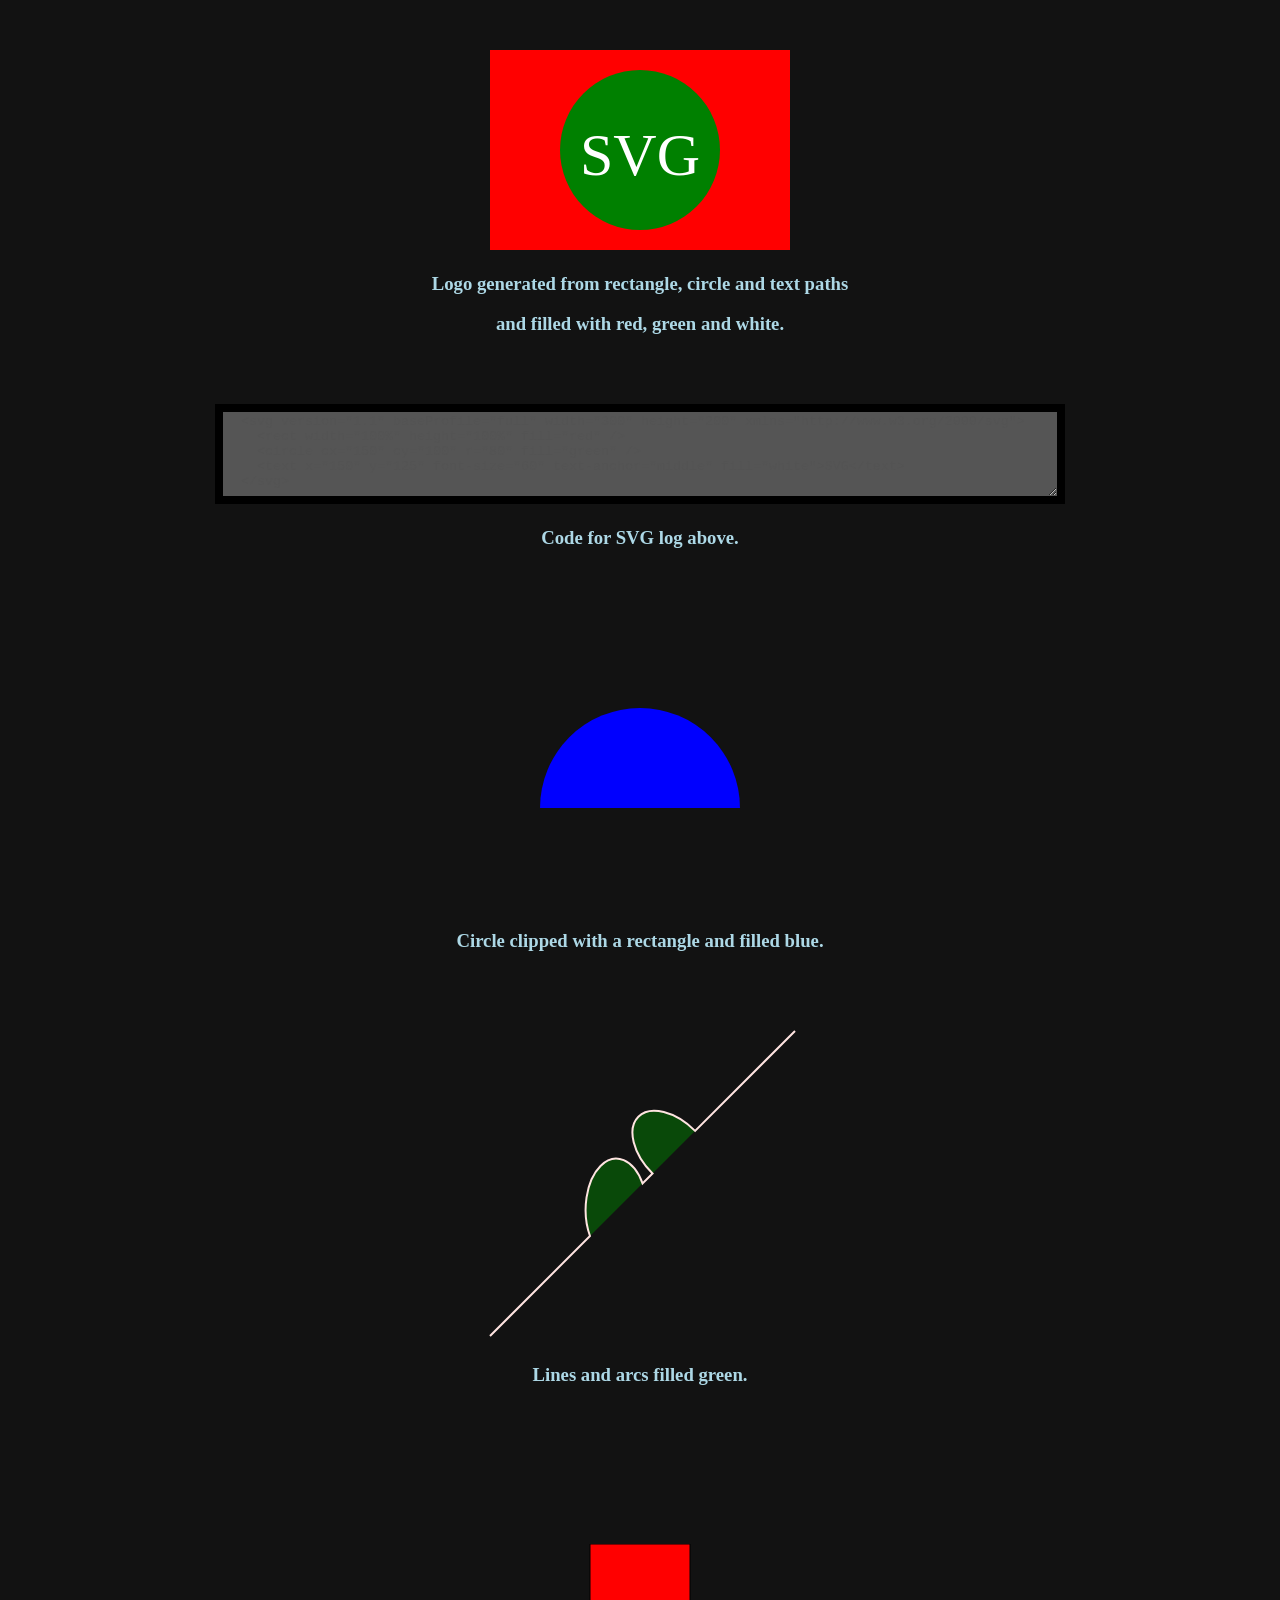
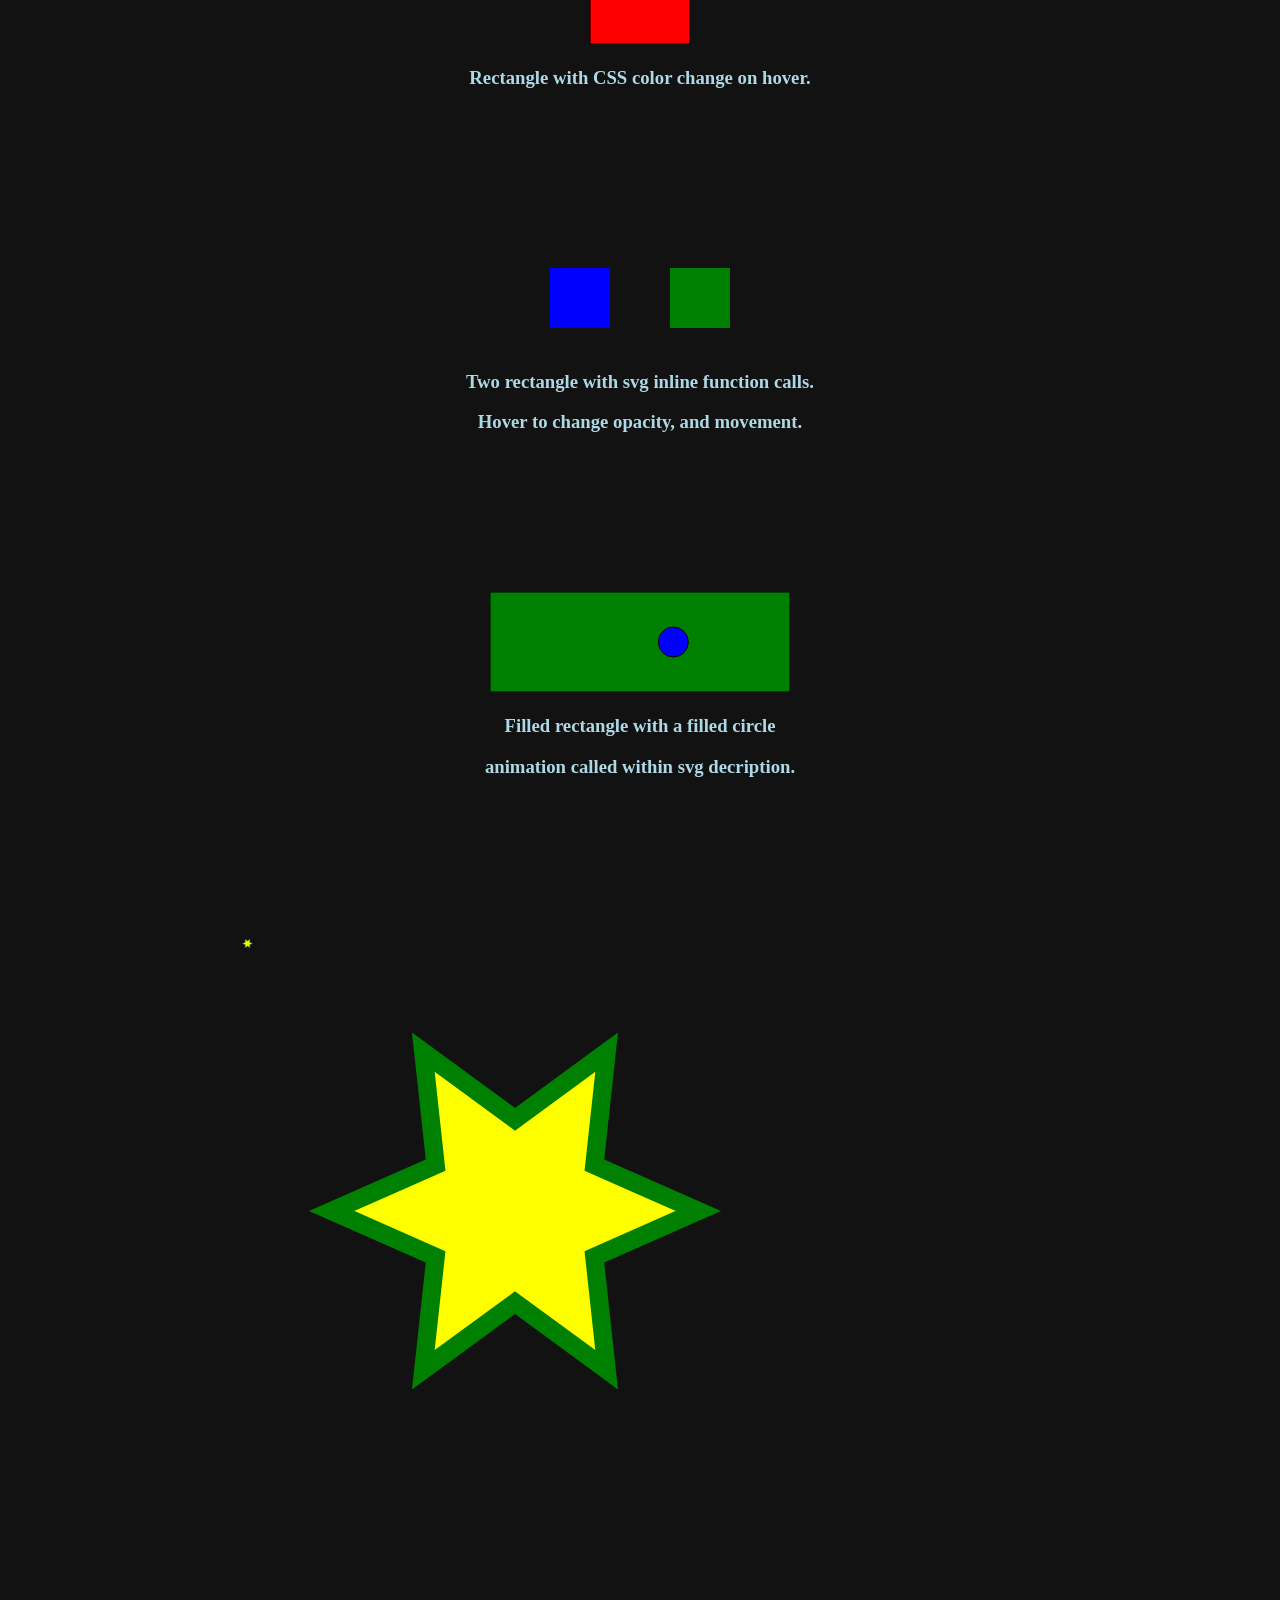
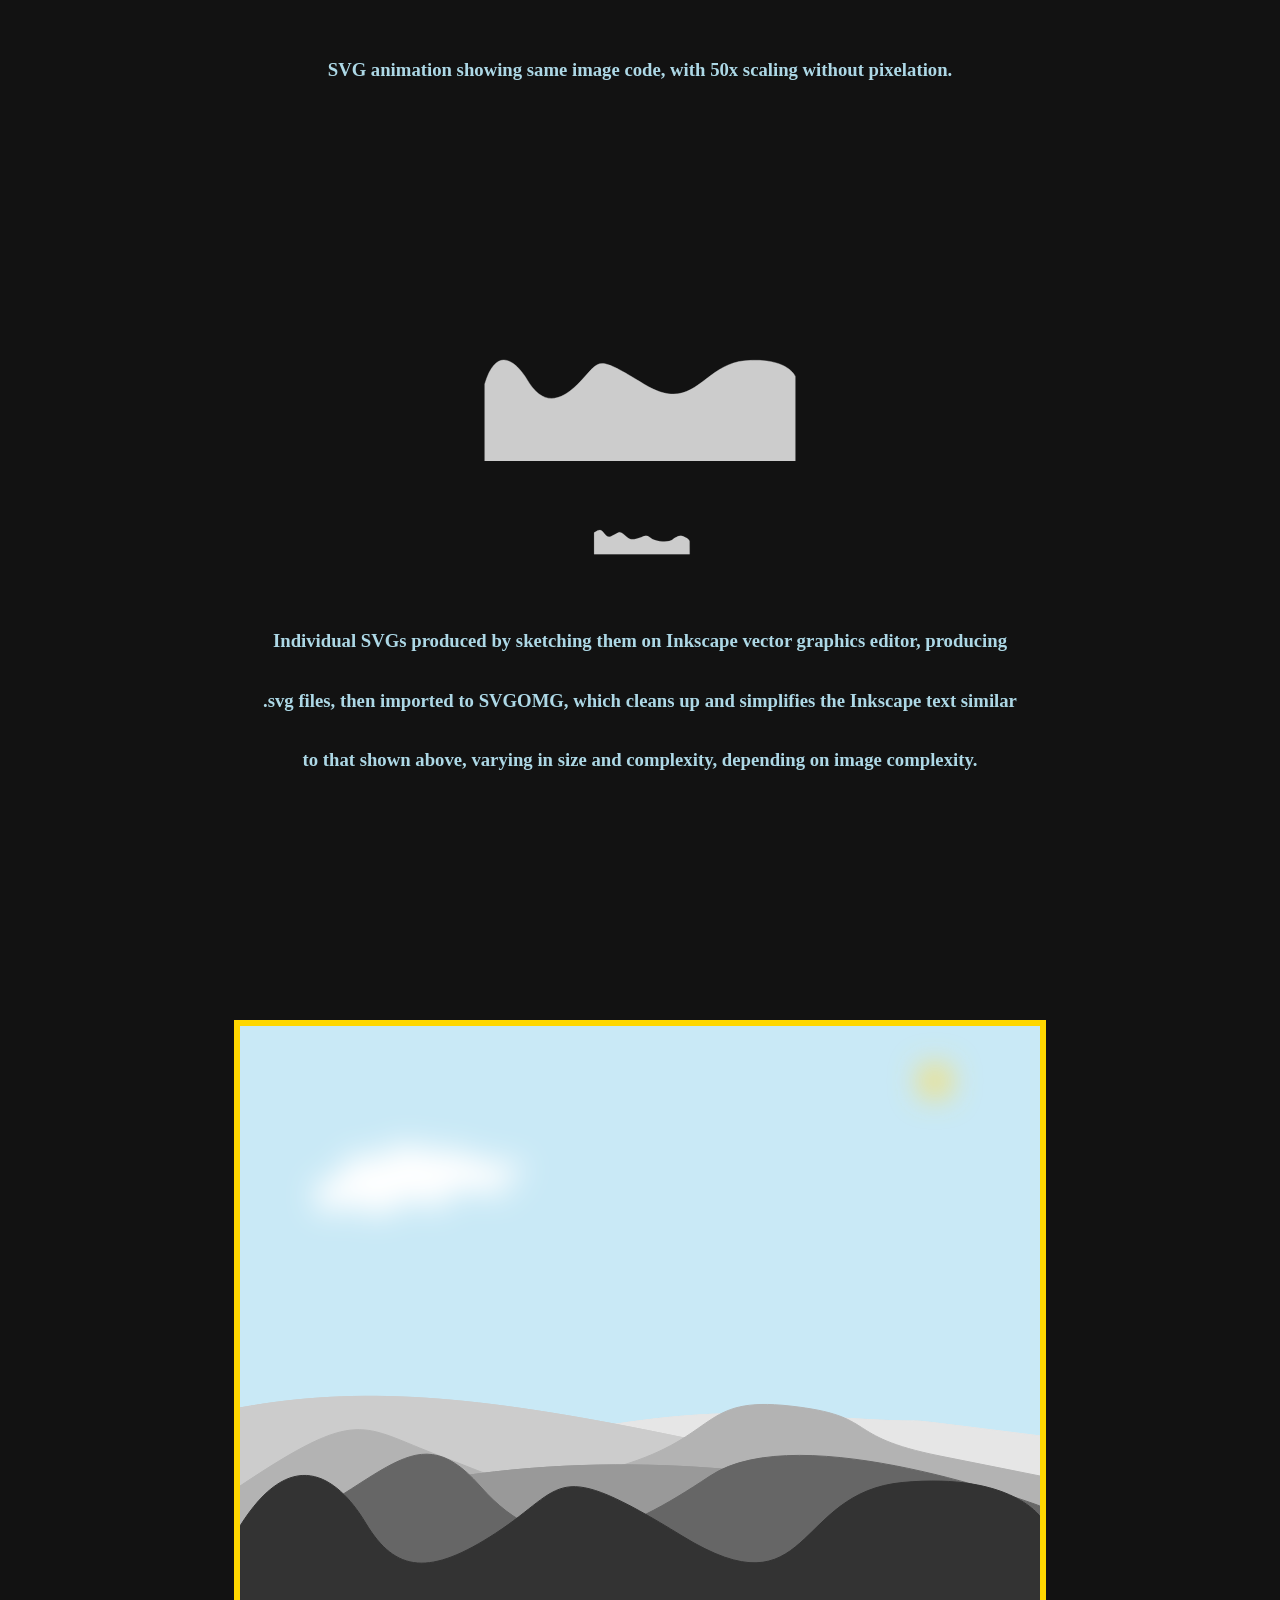
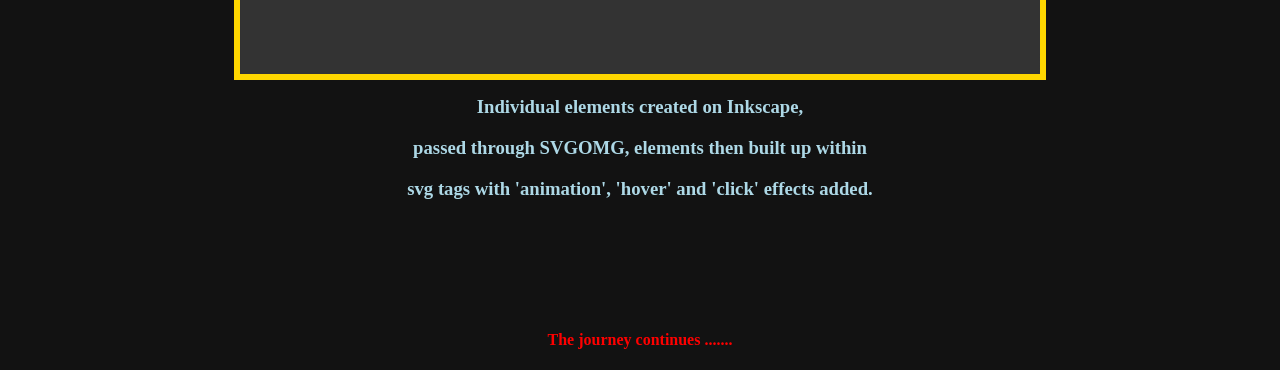
<file: index.html>
<!DOCTYPE html>
<html>
  <head>
    <meta charset="utf-8">
    <link rel="stylesheet" href="svg_case_study/style.css">
    <link rel="shortcut icon" href="svg_case_study/icon1.png" type="image/x-icon" />
    <!-- <link rel="stylesheet" href="style.css">
    <link rel="shortcut icon" href="icon1.png" type="image/x-icon" /> -->
    <title>SVG</title>
  </head>
  <body>

    <div class="svg1 container">
      <svg version="1.1"
         baseProfile="full"
         width="300" height="200"
         xmlns="http://www.w3.org/2000/svg">
        <rect width="100%" height="100%" fill="red" />
        <circle cx="150" cy="100" r="80" fill="green" />
        <text x="150" y="125" font-size="60" text-anchor="middle" fill="white">SVG</text>
      </svg>
      <h3>Logo generated from rectangle, circle and text paths</h3>
      <h3>and filled with red, green and white.</h3>
    </div>

    <div class="textbox container">
<textarea disabled>
  <svg version="1.1" baseProfile="full" width="300" height="200" xmlns="http://www.w3.org/2000/svg">
    <rect width="100%" height="100%" fill="red" />
    <circle cx="150" cy="100" r="80" fill="green" />
    <text x="150" y="125" font-size="60" text-anchor="middle" fill="white">SVG</text>
  </svg></textarea>
      <h3>Code for SVG log above.</h3>
    </div>

    <div class="spacer"></div>
    <div class="svg2 container">
      <svg version="1.1" xmlns="http://www.w3.org/2000/svg"   xmlns:xlink="http://www.w3.org/1999/xlink"
      width="300" height="200">
        <defs>
          <clipPath id="cut-off-bottom">
            <rect x="50" y="0" width="200" height="100" />
          </clipPath>
        </defs>
        <circle cx="150" cy="100" r="100" clip-path="url(#cut-off-bottom)" fill="blue" />
      </svg>
      <h3> Circle clipped with a rectangle and filled blue.</h3>
    </div>

    <div class="svg3 container">
      <svg width="320" height="320" xmlns="http://www.w3.org/2000/svg">
        <path d="M10 315
           L 110 215
           A 30 50 0 0 1 162.55 162.45
           L 172.55 152.45
           A 30 50 -45 0 1 215.1 109.9
           L 315 10" stroke="mistyrose" fill="green" stroke-width="2" fill-opacity="0.5"/>
      </svg>
      <h3>Lines and arcs filled green.</h3>
    </div>

    <div class="spacer"></div>
    <div class="svg4 container">
      <svg width="200" height="100" xmlns="http://www.w3.org/2000/svg" version="1.1">
          <rect x="50" height="100" width="100" id="MyRect"/>
      </svg>
      <h3>Rectangle with CSS color change on hover.</h3>
    </div>

    <div class="spacer"></div>
    <div class="svg5 container">
      <svg width="300px" height="100px">
        <rect id="rect3" x="60" y="20" width="60" height="60" fill="white"/>
        <rect id="rect3a" x="60" y="20" width="60" height="60" fill="blue" onmouseover="MakeTransparent(evt)" onmouseout="MakeOpaque(evt)"/>
        <rect id="rect4" x="180" y="20" width="60" height="60" fill="green" onmouseover="jump(evt)" onmouseout="jumpBack(evt)"/>
      </svg>
      <h3>Two rectangle with svg inline function calls.</h3>
      <h3>Hover to change opacity, and movement.</h3>
    </div>

    <div class="spacer"></div>
    <div class="svg6 container">
      <svg width="300px" height="100px">
        <rect id="rect1" x="0" y="0" width="300" height="100" fill="green" stroke="black" stroke-width="1" />
        <circle cx="0" cy="50" r="15" fill="blue" stroke="black" stroke-width="1">
          <animate attributeName="cx" values="0;300;0" dur="6s" repeatCount="indefinite" />
        </circle>
      </svg>
      <h3>Filled rectangle with a filled circle </h3>
      <h3>animation called within svg decription.</h3>
    </div>

    <div class="spacer"></div>
    <div class="svg7a container">
      <svg width="800px" height="700px">
        <path  id="star"
          d="M 15.000 20.000
          L 20.000 23.660
          L 19.330 17.500
          L 25.000 15.000
          L 19.330 12.500
          L 20.000 6.340
          L 15.000 10.000
          L 10.000 6.340
          L 10.670 12.500
          L 5.000 15.000
          L 10.670 17.500
          L 10.000 23.660
          z
          "stroke="green" fill="yellow" stroke-width="1" transform="scale(0.5)"/>
        <path  id="star"
          d="M 15.000 20.000
          L 20.000 23.660
          L 19.330 17.500
          L 25.000 15.000
          L 19.330 12.500
          L 20.000 6.340
          L 15.000 10.000
          L 10.000 6.340
          L 10.670 12.500
          L 5.000 15.000
          L 10.670 17.500
          L 10.000 23.660
          z
          "stroke="green" fill="yellow" stroke-width="1" transform="scale(0.5)"/>
          <animateTransform
             xlink:href="#star"
             attributeName="transform"
             type="scale"
             additive="sum"
             from="1"
             to="50"
             dur="5s"
             begin="0s"
             values="1; 5; 10; 15; 20; 25; 30; 35; 40; 45; 50; 50"
             keyTimes="0; 0.05; 0.1; 0.15; 0.2; 0.25; 0.3; 0.35; 0.4; 0.45; 0.5; 1"
             repeatCount="indefinite"
             fill="freeze"
             id="star-anim"/>
           </animateTransform>
        </path>
      </svg>
      <h3>SVG animation showing same image code, with 50x scaling without pixelation.</h3>
    </div>

    <div class="spacer"></div>
    <div class="svg7 container">
      <svg version="1.1" xmlns="http://www.w3.org/2000/svg"   xmlns:xlink="http://www.w3.org/1999/xlink" viewBox="0 0 800 700" width="600" height="450">
        <path id="range_init" d="M0 500c30-100 80-60 110-10s70 70 130 10 40-80 170 0 150-50 260-60 130 40 130 40v220H0V500z" fill="#ccc" fill-rule="evenodd" stroke="#ccc"/>
      </svg>
      <object id="range" stype="image/svg+xml" data="./svg_case_study/range1.svg" width="400" height="150" >
      </object>
      <h3>Individual SVGs produced by sketching them on Inkscape vector graphics editor, producing</h3>
      <h3>.svg files, then imported to SVGOMG, which cleans up and simplifies the Inkscape text similar</h3>
      <h3>to that shown above, varying in size and complexity, depending on image complexity.</h3>
    </div>

    <div class="spacer"></div>
    <div class="spacer"></div>
    <div class="svg8 container" onclick="makeLightning()">
      <svg xmlns="http://www.w3.org/2000/svg" width="800" height="100%">
        <defs>
          <filter id="blurFilter" x="-20" y="-20" width="200" height="200">
          <feGaussianBlur in="SourceGraphic" stdDeviation="15" />
          </filter>
        </defs>
        <circle id="sun" cx="695" cy="166.792" r="15" fill="#ffdd55" stroke="#ffdd55" transform="translate(0 -111.792)" style="filter: url(#blurFilter);"/>

        <path id="motion_path_white_cloud" fill="none" stroke="#fff" stroke-opacity= "0" stroke-miterlimit="10" d="M120 130, 650 160, 650 161, 120 130"/>

        <path id="white_cloud" transform="translate(-100.714 -162.857)" d="M100.714 162.857l-5-.714c-.238 0-.478.034-.714 0-1.434-.205-2.852-.51-4.286-.714-.676-.097-1.459 0-2.143 0h-10c-.476 0-.961-.094-1.428 0-3.948.79-.89.714-2.857.714h-.715c-.238 0-.607-.213-.714 0-.213.426.213 1.003 0 1.428-.213.426-1.003-.213-1.428 0-2.973 1.487.763-.049-.715 1.429-.168.168-.546-.168-.714 0-.376.376-.476.952-.714 1.429-.715.476-1.536.821-2.143 1.428-.169.169.168.546 0 .714-.169.169-.546-.168-.714 0-.169.169.168.546 0 .715-.169.168-.546-.169-.715 0-.336.336.337 1.092 0 1.428-.168.169-.546-.168-.714 0-.168.169.168.546 0 .715-1.905 0 .238-.239-.714.714-.169.168-.546-.168-.715 0-.168.168 0 .476 0 .714 0 .599.152 3.268 0 3.572-.106.213-.545-.169-.714 0-.357.357.357 1.785 0 2.142-.168.169-.546-.168-.714 0-.337.337.337 1.092 0 1.429-1.051 0-.546-.168-1.429.714-.238.238-.563.413-.714.715-.106.213.168.546 0 .714-.168.168-.501-.107-.714 0-.768.384-1.473.892-2.143 1.428-.526.421-.953.953-1.429 1.429-.238.238-.395.608-.714.714-.452.15-.952 0-1.429 0-.714 0-1.438-.117-2.142 0-.743.124-1.413.532-2.143.715-.592.148-2.82 0-3.572 0-.238 0-.483-.058-.714 0-.73.182-1.412.531-2.143.714-.293.073-1.342-.087-1.428 0-.169.168.168.546 0 .714-.169.169-.546-.168-.715 0-.168.169.169.546 0 .714-1.478 1.478.058-2.258-1.428.715-.493.985.865.639-.715 1.428-.213.107-.545-.168-.714 0-.168.169.075.489 0 .715-.168.505-.546.923-.714 1.428-.093.278.11 2.032 0 2.143-.169.168-.546-.168-.714 0-.169.168 0 .476 0 .714V200c0 .476-.116.967 0 1.429.182.73.566 1.404.714 2.142.02.102-.03 3.542 0 3.572.168.168.608-.213.714 0 .639.563-.32 1.504 0 2.143.384.768 1.045 1.375 1.429 2.143.213.425-.15.976 0 1.428.168.505.585.912.714 1.429.115.462-.213 1.002 0 1.428.106.213.546-.168.714 0 .169.169-.168.546 0 .715.169.168.546-.169.715 0 .168.168-.169.546 0 .714.028.029 2.594 0 2.857 0 1.787 0 5.055.196 6.428 0 .527-.075.924-.546 1.429-.714.452-.151 1.003.213 1.428 0 .302-.151.414-.564.715-.715.212-.106 3.595 0 4.285 0 .239 0 .546.169.715 0 .168-.168-.169-.546 0-.714.168-.168.488.075.714 0 .505-.168.952-.476 1.429-.714.952 0 1.933.23 2.857 0 .23-.058-.169-.546 0-.715.168-.168.501.107.714 0 .301-.15.413-.563.714-.714.213-.106.546.169.715 0 .168-.168-.169-.546 0-.714.168-.168.5.106.714 0 .301-.15.413-.564.714-.714.213-.107.476 0 .714 0h.715c.238 0 .608.213.714 0 .213-.426-.337-1.092 0-1.429.172-.172 2.685.172 2.857 0 .169-.168-.168-.546 0-.714.169-.169.476 0 .714 0 .174 0 2.12-.023 2.143 0 .169.168-.168.546 0 .714 1.478 1.478-.057-2.258 1.429.714.106.213-.169.546 0 .715.337.336 1.092-.337 1.428 0 .607.607.914 1.456 1.429 2.142-.071 1.415 1.052.338 1.429.715.376.376.419.985.714 1.428.217.326 2.626 2.742 2.857 2.857.213.107.476 0 .714 0h5c.238 0 .608-.213.715 0 .213.426-.213 1.003 0 1.429.059.118 1.952 0 2.142 0H95c.238 0 .501.106.714 0 .301-.15.388-.633.715-.714.419-.105 3.935.175 4.285 0 .301-.15.413-.564.715-.715.213-.106.476 0 .714 0h5.714c.476 0 .977.151 1.429 0 5.174-1.724-1.126.206 2.143-1.428.213-.107.5.106.714 0 .301-.15.413-.564.714-.714.426-.213 1.092.336 1.429 0 .168-.169-.169-.546 0-.715.376-.376 1.052-.338 1.428-.714.169-.168-.168-.546 0-.714.169-.169.476 0 .715 0 .476 0 1.002.213 1.428 0 .213-.107-.168-.546 0-.715.169-.168.501.107.714 0 .603-.3.827-1.127 1.429-1.428.213-.107.501.106.714 0 .301-.15.476-.476.715-.714.476-.477.868-1.055 1.428-1.429.198-.132.546.168.714 0 .169-.168-.168-.546 0-.714.169-.169.546.168.715 0 .168-.169-.107-.502 0-.715.15-.3.476-.476.714-.714s.413-.564.714-.714c.213-.107.476 0 .715 0 .714 0 1.504.32 2.142 0 .477-.238.338-1.052.715-1.429.168-.168.476 0 .714 0h3.571c1.3 0 4.116-.22 5 0 .231.058-.168.546 0 .715.337.336 1.003-.213 1.429 0 .301.15.413.563.714.714.426.213.967-.116 1.429 0 .73.182 1.47.377 2.143.714.3.15.413.564.714.714.213.107.546-.168.714 0 .169.169-.168.546 0 .715 1.478 1.478-.058-2.259 1.429.714.106.213-.168.546 0 .714.337.337 1.003-.213 1.428 0 .302.15.435.528.715.715 1.256.837 2.12.847 3.571 1.428.494.198.924.546 1.429.714.343.115 4.895 0 5 0 1.558 0 2.875.226 4.285-.714.199-.132-.106-.501 0-.714.151-.301.414-.564.715-.714.213-.107.608.213.714 0 .213-.426-.213-1.003 0-1.429.106-.213.501.106.714 0 .301-.15.476-.476.715-.714.238-.238.563-.413.714-.715.106-.213 0-.476 0-.714v-4.286c0-.238-.132-.516 0-.714.373-.56.952-.952 1.428-1.428.477-.477.869-1.055 1.429-1.429.198-.132.501.106.714 0 .301-.15.413-.564.715-.714.213-.107.546.168.714 0 .168-.169-.168-.546 0-.715.168-.168.546.169.714 0 .377-.376.338-1.052.714-1.428.169-.168.477 0 .715 0H175c.3 0 4.073.106 4.286 0 .3-.15.413-.564.714-.714.217-.11 1.821 0 2.143 0h10.714c.47 0 1.74-.135 2.143 0 .505.168.924.546 1.429.714.225.075.476 0 .714 0 .476 0 .959-.078 1.428 0 .969.161 1.895.522 2.858.714.467.094 1.002-.213 1.428 0 .301.15.413.564.714.714.218.11 1.822 0 2.143 0h5c.953 0 1.933-.23 2.857 0 .231.058-.168.546 0 .715.169.168.477 0 .715 0h11.428c.575 0 2.41.15 2.857 0 .506-.169.924-.546 1.429-.715.226-.075.546.169.714 0 .377-.376.42-.985.715-1.428.186-.28.563-.413.714-.714.106-.213 0-.477 0-.715s.106-.501 0-.714c-.15-.301-.608-.395-.714-.714-.151-.452.213-1.003 0-1.429-.107-.213-.502.107-.715 0-.3-.15-.413-.564-.714-.714-.213-.107-.546.168-.714 0-.169-.168.168-.546 0-.714-.169-.169-.502.106-.715 0-.3-.151-.413-.564-.714-.715-.426-.213-1.092.337-1.428 0-.169-.168.168-.546 0-.714-.169-.168-.477 0-.715 0H225c-.72 0-3.89.132-4.286 0-4.605-1.535-1.449-1.429-3.571-1.429-.173 0-2.12.023-2.143 0-.168-.168.168-.545 0-.714-.168-.168-.546.169-.714 0-.169-.168-.169-.546 0-.714.336-.337.977.15 1.428 0 4.551-1.517 2.149-1.429 4.286-1.429h.714c.238 0 .608.213.715 0 .213-.426-.337-1.092 0-1.428.752-.753 1.868-1.033 2.857-1.429.22-.088.546.169.714 0 .168-.168-.168-.546 0-.714.337-.337 1.092.337 1.429 0 .168-.168-.169-.546 0-.714.073-.074 1.898.048 2.142 0 .963-.193 1.895-.522 2.858-.715.467-.093.952 0 1.428 0h4.286c.322 0 1.925.109 2.143 0 .3-.15.413-.563.714-.714.387-.194 2.662.195 2.857 0 .169-.168-.168-.546 0-.714.146-.146 1.86.141 2.143 0 1.051-.526.714-1.121.714-2.143 0-.325.091-2.736 0-2.857-.606-.808-1.428-1.429-2.143-2.143-.476-.476-.826-1.128-1.428-1.429-.426-.213-.977.15-1.429 0-.32-.106-.413-.563-.714-.714-.213-.106-.476 0-.714 0h-3.572c-.238 0-.608.213-.714 0-.213-.426.213-1.003 0-1.429-.106-.213-.476 0-.714 0h-.715c-.506 0-4.1.093-4.285 0-.301-.15-.413-.563-.715-.714-.184-.092-3.779 0-4.285 0H215c-.506 0-4.101.092-4.286 0-.3-.15-.405-.582-.714-.714-1.384-.593-2.838-1.015-4.286-1.429-.229-.065-.608.213-.714 0-.213-.426.213-1.002 0-1.428-.059-.118-1.953 0-2.143 0-.476 0-.961.093-1.428 0-.963-.193-1.88-.626-2.858-.715-1.897-.172-3.81 0-5.714 0-.47 0-1.74.135-2.143 0-.505-.168-.923-.546-1.428-.714-.226-.075-.546.168-.715 0-.336-.337.337-1.092 0-1.428-.168-.169-.5.106-.714 0-.768-.384-1.375-1.045-2.143-1.429-.213-.106-.546.168-.714 0-.168-.168.106-.501 0-.714-1.486-2.973.05.763-1.429-.715-.168-.168.169-.546 0-.714-.168-.168-.5.107-.714 0-.301-.15-.413-.564-.714-.714-.426-.213-1.092.337-1.429 0-.168-.169.169-.546 0-.714-.357-.358-1.785.357-2.143 0-.168-.169.169-.546 0-.715-.168-.168-.476 0-.714 0h-7.143c-.47 0-1.74-.134-2.143 0-.505.169-.923.546-1.428.715-.503.167-2.666-.192-2.857 0-.169.168.213.607 0 .714-.476.238-1.548-.12-2.143 0-.963.192-1.895.522-2.857.714-.475.095-3.293.08-3.572 0a56.177 56.177 0 0 1-4.285-1.428c-.499-.187-1.053-.338-1.429-.715-.168-.168.168-.546 0-.714-.168-.168-.501.106-.714 0-.301-.15-.413-.564-.715-.714-.425-.213-1.002.213-1.428 0-.301-.15-.388-.633-.714-.715-1.634-.408-3.336-.458-5-.714-1.432-.22-2.852-.51-4.286-.714-.225-.032-2.086.057-2.143 0-.168-.169.168-.546 0-.714-.168-.169-.476 0-.714 0h-2.857c-.477 0-.967.115-1.429 0-.73-.183-1.405-.567-2.143-.715-.783-.156-3.296 0-4.286 0h-5.714c-.238 0-.546-.168-.714 0-.168.169.168.546 0 .715-.337.336-1.092-.337-1.429 0-.168.168.169.545 0 .714-.336.337-1.092-.337-1.428 0-.169.168.168.546 0 .714-.169.168-.546-.168-.715 0-.168.168.169.546 0 .714-.336.337-1.215-.425-1.428 0-.32.64.32 1.504 0 2.143l-1.429 2.143c-.238 0-.546-.168-.714 0-.376.377-.338 1.052-.714 1.429-.337.336-1.003-.213-1.429 0-.301.15-.413.563-.714.714-.258.13-3.075 0-3.572 0-.238 0-.545-.168-.714 0-.842.842-1.428 1.905-2.143 2.857z" fill="#fff" stroke="#fff" style="filter: url(#blurFilter);"/>
        <animateMotion
          xlink:href="#white_cloud"
          dur="100s"
          begin="0s"
          fill="freeze"
          repeatCount="indefinite">
        <mpath xlink:href="#motion_path_white_cloud" />
        </animateMotion>

        <path id="cloud3" class="cloud hidden" d="M0 0v660h800V0z" fill="#808080" fill-rule="evenodd" stroke="#808080"/>

        <path id="range6" class="yellow6" d="M0 470c360-70 420-90 570-80s70 0 150 10l80 10v290H0z" fill="#e6e6e6" fill-rule="evenodd" stroke="#e6e6e6"/>
        <path id="range6mask" class="range_mask hidden" d="M0 470c360-70 420-90 570-80s70 0 150 10l80 10v290H0z" fill="#e6e6e6" fill-rule="evenodd" stroke="#e6e6e6"/>

        <path id="range5" class="yellow5" fill="#ccc" fill-rule="evenodd" stroke="#ccc" d="M-.716 382.025C120 360 235.01 369.325 424.294 407.873c183.058 37.28 158.59 45.726 188.59 55.726S800 510 800 510v190H0z"/>
        <path id="range5mask" class="range_mask hidden" fill="#ccc" fill-rule="evenodd" stroke="#ccc" d="M-.716 382.025C120 360 235.01 369.325 424.294 407.873c183.058 37.28 158.59 45.726 188.59 55.726S800 510 800 510v190H0z"/>

        <path id="motion_path_shadow_cloud" fill="none" stroke="#fff" stroke-opacity= "0" stroke-miterlimit="10" d="M-800 350, 620 450, 620 451, -800 350"/>

        <path id="shadow_cloud" transform="translate(-100.714 -162.857)" d="M100.714 162.857l-5-.714c-.238 0-.478.034-.714 0-1.434-.205-2.852-.51-4.286-.714-.676-.097-1.459 0-2.143 0h-10c-.476 0-.961-.094-1.428 0-3.948.79-.89.714-2.857.714h-.715c-.238 0-.607-.213-.714 0-.213.426.213 1.003 0 1.428-.213.426-1.003-.213-1.428 0-2.973 1.487.763-.049-.715 1.429-.168.168-.546-.168-.714 0-.376.376-.476.952-.714 1.429-.715.476-1.536.821-2.143 1.428-.169.169.168.546 0 .714-.169.169-.546-.168-.714 0-.169.169.168.546 0 .715-.169.168-.546-.169-.715 0-.336.336.337 1.092 0 1.428-.168.169-.546-.168-.714 0-.168.169.168.546 0 .715-1.905 0 .238-.239-.714.714-.169.168-.546-.168-.715 0-.168.168 0 .476 0 .714 0 .599.152 3.268 0 3.572-.106.213-.545-.169-.714 0-.357.357.357 1.785 0 2.142-.168.169-.546-.168-.714 0-.337.337.337 1.092 0 1.429-1.051 0-.546-.168-1.429.714-.238.238-.563.413-.714.715-.106.213.168.546 0 .714-.168.168-.501-.107-.714 0-.768.384-1.473.892-2.143 1.428-.526.421-.953.953-1.429 1.429-.238.238-.395.608-.714.714-.452.15-.952 0-1.429 0-.714 0-1.438-.117-2.142 0-.743.124-1.413.532-2.143.715-.592.148-2.82 0-3.572 0-.238 0-.483-.058-.714 0-.73.182-1.412.531-2.143.714-.293.073-1.342-.087-1.428 0-.169.168.168.546 0 .714-.169.169-.546-.168-.715 0-.168.169.169.546 0 .714-1.478 1.478.058-2.258-1.428.715-.493.985.865.639-.715 1.428-.213.107-.545-.168-.714 0-.168.169.075.489 0 .715-.168.505-.546.923-.714 1.428-.093.278.11 2.032 0 2.143-.169.168-.546-.168-.714 0-.169.168 0 .476 0 .714V200c0 .476-.116.967 0 1.429.182.73.566 1.404.714 2.142.02.102-.03 3.542 0 3.572.168.168.608-.213.714 0 .639.563-.32 1.504 0 2.143.384.768 1.045 1.375 1.429 2.143.213.425-.15.976 0 1.428.168.505.585.912.714 1.429.115.462-.213 1.002 0 1.428.106.213.546-.168.714 0 .169.169-.168.546 0 .715.169.168.546-.169.715 0 .168.168-.169.546 0 .714.028.029 2.594 0 2.857 0 1.787 0 5.055.196 6.428 0 .527-.075.924-.546 1.429-.714.452-.151 1.003.213 1.428 0 .302-.151.414-.564.715-.715.212-.106 3.595 0 4.285 0 .239 0 .546.169.715 0 .168-.168-.169-.546 0-.714.168-.168.488.075.714 0 .505-.168.952-.476 1.429-.714.952 0 1.933.23 2.857 0 .23-.058-.169-.546 0-.715.168-.168.501.107.714 0 .301-.15.413-.563.714-.714.213-.106.546.169.715 0 .168-.168-.169-.546 0-.714.168-.168.5.106.714 0 .301-.15.413-.564.714-.714.213-.107.476 0 .714 0h.715c.238 0 .608.213.714 0 .213-.426-.337-1.092 0-1.429.172-.172 2.685.172 2.857 0 .169-.168-.168-.546 0-.714.169-.169.476 0 .714 0 .174 0 2.12-.023 2.143 0 .169.168-.168.546 0 .714 1.478 1.478-.057-2.258 1.429.714.106.213-.169.546 0 .715.337.336 1.092-.337 1.428 0 .607.607.914 1.456 1.429 2.142-.071 1.415 1.052.338 1.429.715.376.376.419.985.714 1.428.217.326 2.626 2.742 2.857 2.857.213.107.476 0 .714 0h5c.238 0 .608-.213.715 0 .213.426-.213 1.003 0 1.429.059.118 1.952 0 2.142 0H95c.238 0 .501.106.714 0 .301-.15.388-.633.715-.714.419-.105 3.935.175 4.285 0 .301-.15.413-.564.715-.715.213-.106.476 0 .714 0h5.714c.476 0 .977.151 1.429 0 5.174-1.724-1.126.206 2.143-1.428.213-.107.5.106.714 0 .301-.15.413-.564.714-.714.426-.213 1.092.336 1.429 0 .168-.169-.169-.546 0-.715.376-.376 1.052-.338 1.428-.714.169-.168-.168-.546 0-.714.169-.169.476 0 .715 0 .476 0 1.002.213 1.428 0 .213-.107-.168-.546 0-.715.169-.168.501.107.714 0 .603-.3.827-1.127 1.429-1.428.213-.107.501.106.714 0 .301-.15.476-.476.715-.714.476-.477.868-1.055 1.428-1.429.198-.132.546.168.714 0 .169-.168-.168-.546 0-.714.169-.169.546.168.715 0 .168-.169-.107-.502 0-.715.15-.3.476-.476.714-.714s.413-.564.714-.714c.213-.107.476 0 .715 0 .714 0 1.504.32 2.142 0 .477-.238.338-1.052.715-1.429.168-.168.476 0 .714 0h3.571c1.3 0 4.116-.22 5 0 .231.058-.168.546 0 .715.337.336 1.003-.213 1.429 0 .301.15.413.563.714.714.426.213.967-.116 1.429 0 .73.182 1.47.377 2.143.714.3.15.413.564.714.714.213.107.546-.168.714 0 .169.169-.168.546 0 .715 1.478 1.478-.058-2.259 1.429.714.106.213-.168.546 0 .714.337.337 1.003-.213 1.428 0 .302.15.435.528.715.715 1.256.837 2.12.847 3.571 1.428.494.198.924.546 1.429.714.343.115 4.895 0 5 0 1.558 0 2.875.226 4.285-.714.199-.132-.106-.501 0-.714.151-.301.414-.564.715-.714.213-.107.608.213.714 0 .213-.426-.213-1.003 0-1.429.106-.213.501.106.714 0 .301-.15.476-.476.715-.714.238-.238.563-.413.714-.715.106-.213 0-.476 0-.714v-4.286c0-.238-.132-.516 0-.714.373-.56.952-.952 1.428-1.428.477-.477.869-1.055 1.429-1.429.198-.132.501.106.714 0 .301-.15.413-.564.715-.714.213-.107.546.168.714 0 .168-.169-.168-.546 0-.715.168-.168.546.169.714 0 .377-.376.338-1.052.714-1.428.169-.168.477 0 .715 0H175c.3 0 4.073.106 4.286 0 .3-.15.413-.564.714-.714.217-.11 1.821 0 2.143 0h10.714c.47 0 1.74-.135 2.143 0 .505.168.924.546 1.429.714.225.075.476 0 .714 0 .476 0 .959-.078 1.428 0 .969.161 1.895.522 2.858.714.467.094 1.002-.213 1.428 0 .301.15.413.564.714.714.218.11 1.822 0 2.143 0h5c.953 0 1.933-.23 2.857 0 .231.058-.168.546 0 .715.169.168.477 0 .715 0h11.428c.575 0 2.41.15 2.857 0 .506-.169.924-.546 1.429-.715.226-.075.546.169.714 0 .377-.376.42-.985.715-1.428.186-.28.563-.413.714-.714.106-.213 0-.477 0-.715s.106-.501 0-.714c-.15-.301-.608-.395-.714-.714-.151-.452.213-1.003 0-1.429-.107-.213-.502.107-.715 0-.3-.15-.413-.564-.714-.714-.213-.107-.546.168-.714 0-.169-.168.168-.546 0-.714-.169-.169-.502.106-.715 0-.3-.151-.413-.564-.714-.715-.426-.213-1.092.337-1.428 0-.169-.168.168-.546 0-.714-.169-.168-.477 0-.715 0H225c-.72 0-3.89.132-4.286 0-4.605-1.535-1.449-1.429-3.571-1.429-.173 0-2.12.023-2.143 0-.168-.168.168-.545 0-.714-.168-.168-.546.169-.714 0-.169-.168-.169-.546 0-.714.336-.337.977.15 1.428 0 4.551-1.517 2.149-1.429 4.286-1.429h.714c.238 0 .608.213.715 0 .213-.426-.337-1.092 0-1.428.752-.753 1.868-1.033 2.857-1.429.22-.088.546.169.714 0 .168-.168-.168-.546 0-.714.337-.337 1.092.337 1.429 0 .168-.168-.169-.546 0-.714.073-.074 1.898.048 2.142 0 .963-.193 1.895-.522 2.858-.715.467-.093.952 0 1.428 0h4.286c.322 0 1.925.109 2.143 0 .3-.15.413-.563.714-.714.387-.194 2.662.195 2.857 0 .169-.168-.168-.546 0-.714.146-.146 1.86.141 2.143 0 1.051-.526.714-1.121.714-2.143 0-.325.091-2.736 0-2.857-.606-.808-1.428-1.429-2.143-2.143-.476-.476-.826-1.128-1.428-1.429-.426-.213-.977.15-1.429 0-.32-.106-.413-.563-.714-.714-.213-.106-.476 0-.714 0h-3.572c-.238 0-.608.213-.714 0-.213-.426.213-1.003 0-1.429-.106-.213-.476 0-.714 0h-.715c-.506 0-4.1.093-4.285 0-.301-.15-.413-.563-.715-.714-.184-.092-3.779 0-4.285 0H215c-.506 0-4.101.092-4.286 0-.3-.15-.405-.582-.714-.714-1.384-.593-2.838-1.015-4.286-1.429-.229-.065-.608.213-.714 0-.213-.426.213-1.002 0-1.428-.059-.118-1.953 0-2.143 0-.476 0-.961.093-1.428 0-.963-.193-1.88-.626-2.858-.715-1.897-.172-3.81 0-5.714 0-.47 0-1.74.135-2.143 0-.505-.168-.923-.546-1.428-.714-.226-.075-.546.168-.715 0-.336-.337.337-1.092 0-1.428-.168-.169-.5.106-.714 0-.768-.384-1.375-1.045-2.143-1.429-.213-.106-.546.168-.714 0-.168-.168.106-.501 0-.714-1.486-2.973.05.763-1.429-.715-.168-.168.169-.546 0-.714-.168-.168-.5.107-.714 0-.301-.15-.413-.564-.714-.714-.426-.213-1.092.337-1.429 0-.168-.169.169-.546 0-.714-.357-.358-1.785.357-2.143 0-.168-.169.169-.546 0-.715-.168-.168-.476 0-.714 0h-7.143c-.47 0-1.74-.134-2.143 0-.505.169-.923.546-1.428.715-.503.167-2.666-.192-2.857 0-.169.168.213.607 0 .714-.476.238-1.548-.12-2.143 0-.963.192-1.895.522-2.857.714-.475.095-3.293.08-3.572 0a56.177 56.177 0 0 1-4.285-1.428c-.499-.187-1.053-.338-1.429-.715-.168-.168.168-.546 0-.714-.168-.168-.501.106-.714 0-.301-.15-.413-.564-.715-.714-.425-.213-1.002.213-1.428 0-.301-.15-.388-.633-.714-.715-1.634-.408-3.336-.458-5-.714-1.432-.22-2.852-.51-4.286-.714-.225-.032-2.086.057-2.143 0-.168-.169.168-.546 0-.714-.168-.169-.476 0-.714 0h-2.857c-.477 0-.967.115-1.429 0-.73-.183-1.405-.567-2.143-.715-.783-.156-3.296 0-4.286 0h-5.714c-.238 0-.546-.168-.714 0-.168.169.168.546 0 .715-.337.336-1.092-.337-1.429 0-.168.168.169.545 0 .714-.336.337-1.092-.337-1.428 0-.169.168.168.546 0 .714-.169.168-.546-.168-.715 0-.168.168.169.546 0 .714-.336.337-1.215-.425-1.428 0-.32.64.32 1.504 0 2.143l-1.429 2.143c-.238 0-.546-.168-.714 0-.376.377-.338 1.052-.714 1.429-.337.336-1.003-.213-1.429 0-.301.15-.413.563-.714.714-.258.13-3.075 0-3.572 0-.238 0-.545-.168-.714 0-.842.842-1.428 1.905-2.143 2.857z" fill="#666666" stroke="#666666" style="filter: url(#blurFilter);"/>
        <animateMotion
          xlink:href="#shadow_cloud"
          dur="100s"
          begin="0s"
          fill="freeze"
          repeatCount="indefinite">
        <mpath xlink:href="#motion_path_shadow_cloud" />
        </animateMotion>
        <path id="range4" d="M0 460c120-80 120-60 200-30s80 40 180 10 80-70 170-60 50 30 150 50l100 20v250H0z" fill="#b3b3b3" fill-rule="evenodd" stroke="#b3b3b3"/>

        <path id="range3" class="yellow3" d="M0 510c390-160 800 0 800 0v190H0z" fill="#999" fill-rule="evenodd" stroke="#999"/>
        <path id="range3mask" class="range_mask hidden" d="M0 510c390-160 800 0 800 0v190H0z" fill="#999" fill-rule="evenodd" stroke="#999"/>

        <path id="range2"  d="M0 520c140-50 170-140 240-60s140 50 230-10 330 30 330 30v220H0V520z" fill="#666" fill-rule="evenodd" stroke="#666"/>

        <path id="range1" fill="#333" fill-rule="evenodd" stroke="#333" d="M0 500c50-80 95.746-52.843 125.746-2.843s64.254 52.843 130 10c71.092-46.325 56.463-77.137 186.463 2.863s110.634-43.558 220.634-53.558c110-10 138.588 35.706 138.588 35.706L800 700H0V500z"/>

        <path id="lightning6" class ="hidden" d="M657.5 60l-30 50h15L620 150h15l-15 40 30-50h-15l22.5-40 7.5 30h7.5l15 30-7.5-40h-7.5L665 90h-7.5L680 60z" fill="#fff" fill-rule="evenodd" stroke="#fff" stroke-width=".866"/>
        <path id ="lightning5" class="hidden" d="M211.563 96.923l-33.75 53.846h16.875l-25.313 43.077h16.875l-16.875 43.077 33.75-53.846H186.25L211.563 140 220 172.308h8.438l16.875 32.307-8.438-43.077h-8.438L220 129.231h-8.438l25.313-32.308z" fill="#fff" fill-rule="evenodd" stroke="#fff" stroke-width=".953"/>

        <path id="cloud2" class="cloud hidden" d="M0 90c290 60 290-20 460 10s340-20 340-20V0H0z" fill="#666666" fill-rule="evenodd" stroke="#666666"/>

        <path id="lightning3" class="hidden" d="M500 0l-80 130h20L340 280h20l-70 110 110-130h-20l110-160h-20L540 0h-40z" fill="#fff" fill-rule="evenodd" stroke="#fff"/>

        <path id="rain" class="hidden" d="M110 30L60 270M180 60L80 420m200-170L170 580M290 30l-70 250M430 80l-90 270m320-160L550 500m-60-260l-90 300m-50-150l-70 240m320-510l-30 100" fill="#f9f9f9" stroke="#f9f9f9"/>

        <path id="cloud1" class="cloud hidden" d="M0 30c150 50 120-40 260-10s100-40 260 0 200-10 240 0l40 10V0H0z" fill="#333333" fill-rule="evenodd" stroke="#333333"/>

        <animate
          xlink:href="#range6"
          attributeName="fill"
          from="#e6e6e6"
          to="#ffffd8"
          dur="7s"
          begin="0s"
          values="#e6e6e6; #ffffd8; #e6e6e6; #e6e6e6"
          keyTimes="0; 0.2; 0.25; 1"
          repeatCount="indefinite"
          fill="freeze"
          id="range6-anim"/>
        <animate
          xlink:href="#lightning6"
          attributeName="opacity"
          from="0"
          to="1"
          dur="7s"
          begin="0s"
          values="0; 1; 0; 0"
          keyTimes="0; 0.2; 0.25; 1"
          repeatCount="indefinite"
          fill="freeze"
          id="lightning6-anim"/>

        <animate
          xlink:href="#range5"
          attributeName="fill"
          from="#ccc"
          to="#ffffd8"
          dur="6s"
          begin="0s"
          values="#ccc; #ffffd8; #ccc; #ccc"
          keyTimes="0; 0.35; 0.37; 1"
          repeatCount="indefinite"
          fill="freeze"
          id="range5-anim"/>
        <animate
          xlink:href="#lightning5"
          attributeName="opacity"
          from="0"
          to="1"
          dur="6s"
          begin="0s"
          values="0; 1; 0; 0"
          keyTimes="0; 0.35; 0.37; 1"
          repeatCount="indefinite"
          fill="freeze"
          id="lightning5-anim"/>

        <animate
          xlink:href="#range3"
          attributeName="fill"
          from="#999"
          to="#ffffd8"
          dur="5s"
          begin="0s"
          values="#999; #ffffd8; #999; #999"
          keyTimes="0; 0.2; 0.27; 1"
          repeatCount="indefinite"
          fill="freeze"
          id="range3-anim"/>
        <animate
          xlink:href="#lightning3"
          attributeName="opacity"
          from="0"
          to="1"
          dur="5s"
          begin="0s"
          values="0; 1; 0; 0"
          keyTimes="0; 0.2; 0.27; 1"
          repeatCount="indefinite"
          fill="freeze"
          id="lightning3-anim"/>

      </svg>
      <h3>Individual elements created on Inkscape,</h3>
      <h3>passed through SVGOMG, elements then built up within</h3>
      <h3>svg tags with 'animation', 'hover' and 'click' effects added.</h3>
    </div>

    <div class="spacer"></div>
    <div id="svg-9" class="container">
    </div>

    <div class="spacer"></div>
    <h4>The journey continues .......</h4>

    <script type="text/javascript" src="svg_case_study/svg.js"></script>
    <script src="p5.js"></script>
    <!-- <script src="../p5.min.js"></script> -->
    <!-- <script src="p5.svg.js"></script> -->

    <script src="./addons/p5.dom.min.js"></script>
    <script src="./addons/p5.sound.min.js"></script>

    <!-- <script type="text/javascript" src="svg.js"></script>
    <script src="../p5.js"></script>
    <script src="../p5.min.js"></script>
    <script src="../p5.svg.js"></script>

    <script src="../addons/p5.dom.min.js"></script>
    <script src="../addons/p5.sound.min.js"></script> -->
  </body>
</html>
</file>
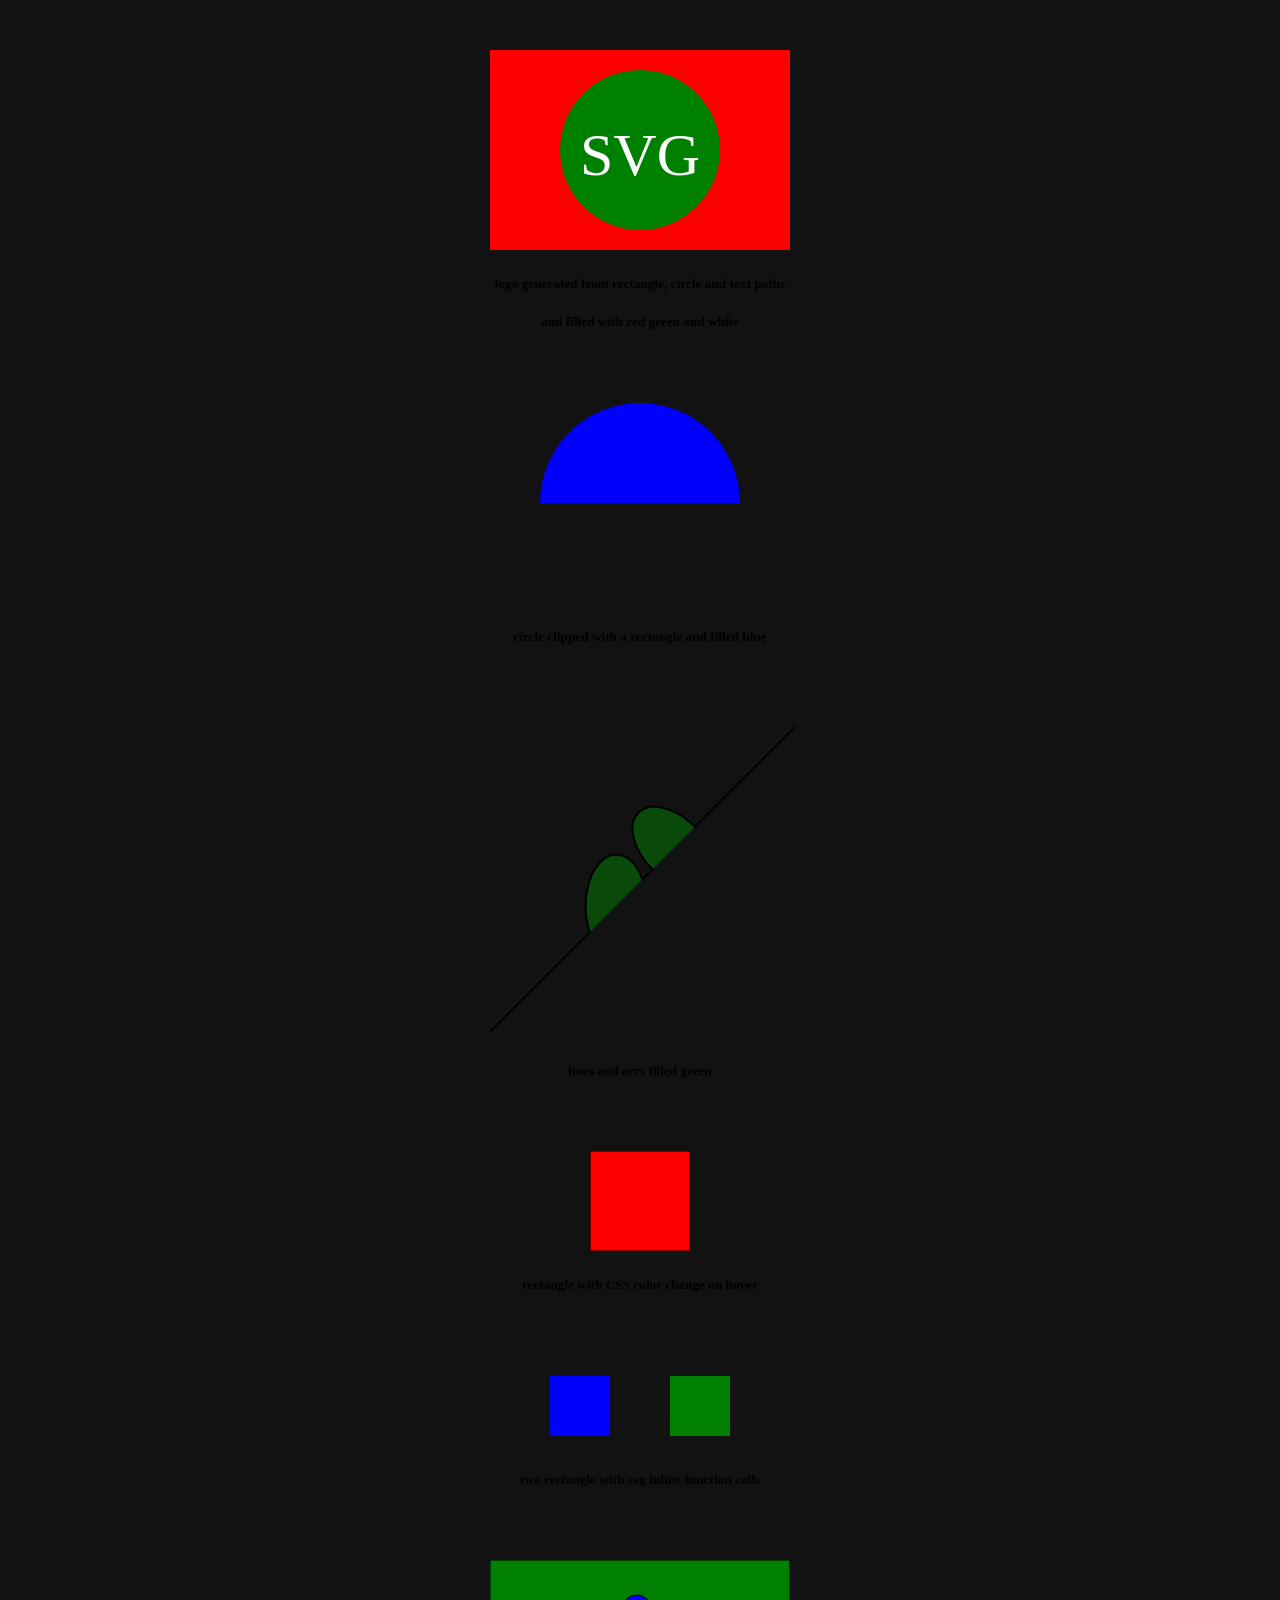
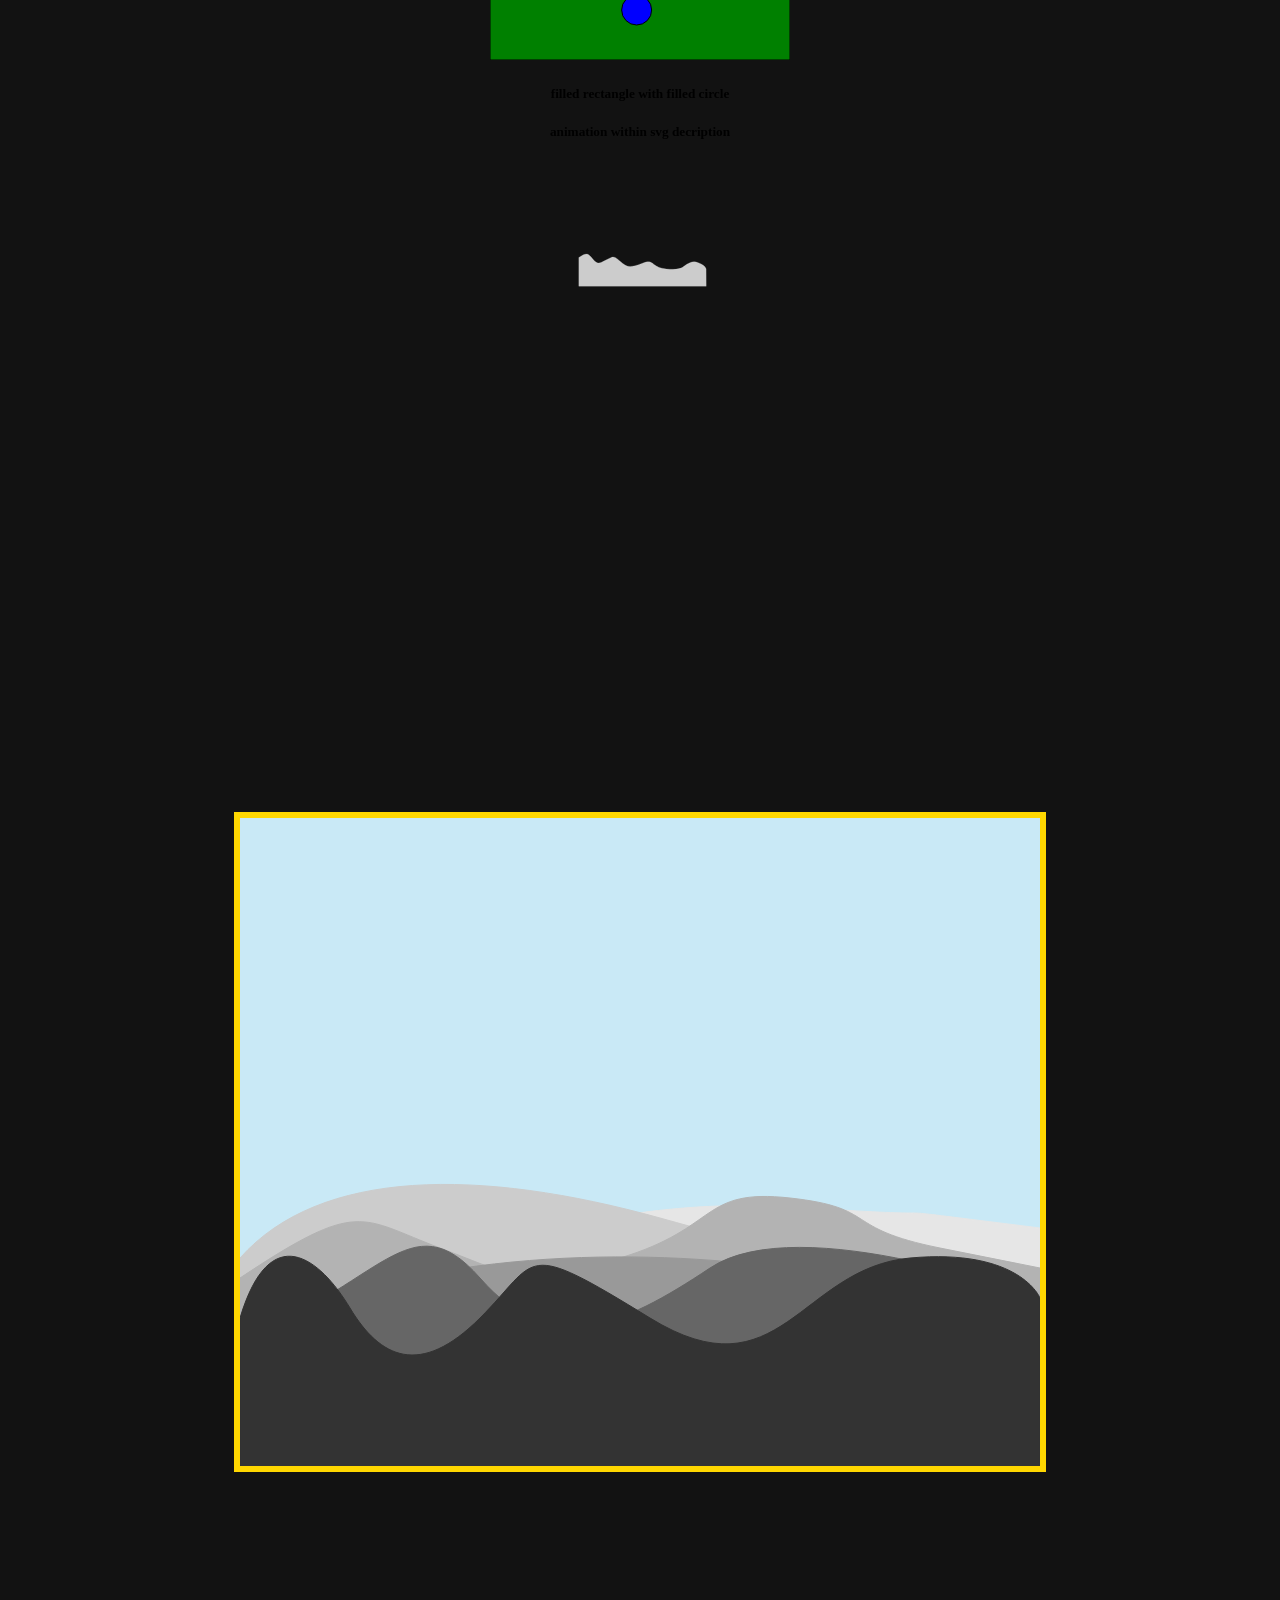
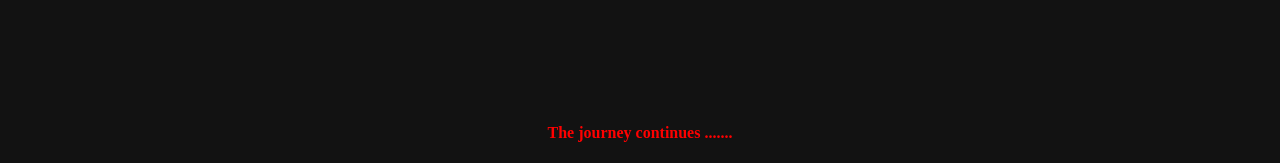
<file: svg_case_study/index.html>
<!DOCTYPE html>
<html>
  <head>
    <meta charset="utf-8">
    <link rel="stylesheet" href="style.css">
    <link rel="shortcut icon" href="icon1.png" type="image/x-icon" />
    <title>SVG</title>
  </head>
  <body>

    <div class="svg1 container">
      <svg version="1.1"
         baseProfile="full"
         width="300" height="200"
         xmlns="http://www.w3.org/2000/svg">
        <rect width="100%" height="100%" fill="red" />
        <circle cx="150" cy="100" r="80" fill="green" />
        <text x="150" y="125" font-size="60" text-anchor="middle" fill="white">SVG</text>
      </svg>
      <h5>logo generated from rectangle, circle and text paths</h5>
      <h5>and filled with red green and white</h5>
    </div>

    <div class="svg2 container">
      <svg version="1.1" xmlns="http://www.w3.org/2000/svg"   xmlns:xlink="http://www.w3.org/1999/xlink"
      width="300" height="200">
        <defs>
          <clipPath id="cut-off-bottom">
            <rect x="50" y="0" width="200" height="100" />
          </clipPath>
        </defs>
        <circle cx="150" cy="100" r="100" clip-path="url(#cut-off-bottom)" fill="blue" />
      </svg>
      <h5> circle clipped with a rectangle and filled blue</h5>
    </div>

    <div class="svg3 container">
      <svg width="320" height="320" xmlns="http://www.w3.org/2000/svg">
        <path d="M10 315
           L 110 215
           A 30 50 0 0 1 162.55 162.45
           L 172.55 152.45
           A 30 50 -45 0 1 215.1 109.9
           L 315 10" stroke="black" fill="green" stroke-width="2" fill-opacity="0.5"/>
      </svg>
      <h5>lines and arcs filled green</h5>
    </div>

    <div class="svg4 container">
      <svg width="200" height="100" xmlns="http://www.w3.org/2000/svg" version="1.1">
          <rect x="50" height="100" width="100" id="MyRect"/>
      </svg>
      <h5>rectangle with CSS color change on hover</h5>
    </div>

    <div class="svg5 container">
      <svg width="300px" height="80px">
        <rect id="rect3" x="60" y="10" width="60" height="60" fill="blue" onmouseover="MakeTransparent(evt)" onmouseout="MakeOpaque(evt)"/>
        <rect id="rect4" x="180" y="10" width="60" height="60" fill="green" onmouseover="jump(evt)" onmouseout="jumpBack(evt)"/>
      </svg>
      <h5>two rectangle with svg inline function calls</h5>
    </div>

    <div class="svg6 container">
      <svg width="300px" height="100px">
        <rect id="rect1" x="0" y="0" width="300" height="100" fill="green" stroke="black" stroke-width="1" />
        <circle cx="0" cy="50" r="15" fill="blue" stroke="black" stroke-width="1">
          <animate attributeName="cx" values="0;300;0" dur="6s" repeatCount="indefinite" />
        </circle>
      </svg>
      <h5>filled rectangle with filled circle </h5>
      <h5>animation within svg decription</h5>
    </div>

    <div class="svg7 container">
        <object id="range" stype="image/svg+xml" data="range1.svg" width="300" height="200">
        </object>
    </div>

    <div class="svg8 container" onclick="makeLightning()">
      <svg xmlns="http://www.w3.org/2000/svg" width="800" height="100%" backgroundcolor="mistyrose">
        <path id="cloud3" class="hidden" d="M0 0v660h800V0z" fill="#808080" fill-rule="evenodd" stroke="#808080"/>
        <path id="range6" class="yellow" d="M0 470c360-70 420-90 570-80s70 0 150 10l80 10v290H0z" fill="#e6e6e6" fill-rule="evenodd" stroke="#e6e6e6"/>
        <path id="range5" class="yellow" d="M0 440c80-90 240-90 420-40s150 40 180 50 200 60 200 60v190H0V440z" fill="#ccc" fill-rule="evenodd" stroke="#ccc"/>
        <path id="range4" class="yellow" d="M0 460c120-80 120-60 200-30s80 40 180 10 80-70 170-60 50 30 150 50l100 20v250H0z" fill="#b3b3b3" fill-rule="evenodd" stroke="#b3b3b3"/>
        <path id="range3" class="yellow" d="M0 510c390-160 800 0 800 0v190H0z" fill="#999" fill-rule="evenodd" stroke="#999"/>
        <path id="range2" class="yellow" d="M0 520c140-50 170-140 240-60s140 50 230-10 330 30 330 30v220H0V520z" fill="#666" fill-rule="evenodd" stroke="#666"/>
        <path id="range1" d="M0 500c30-100 80-60 110-10s70 70 130 10 40-80 170 0 150-50 260-60 130 40 130 40v220H0V500z" fill="#333" fill-rule="evenodd" stroke="#333"/>
        <path id="cloud2" class="hidden" d="M0 90c290 60 290-20 460 10s340-20 340-20V0H0z" fill="#666666" fill-rule="evenodd" stroke="#666666"/>
        <path id="lightning" class="hidden" d="M500 0l-80 130h20L340 280h20l-70 110 110-130h-20l110-160h-20L540 0h-40zM240 0l-40 50h20l-30 40h20l-20 40 40-50h-20l30-40 10 30h10l20 30-10-40h-10l-10-30h-10l30-30h-30z" fill="#fff" fill-rule="evenodd" stroke="#fff"/>
        <path id="cloud1" class="hidden" d="M0 30c150 50 120-40 260-10s100-40 260 0 200-10 240 0l40 10V0H0z" fill="#333333" fill-rule="evenodd" stroke="#333333"/>
      </svg>
    </div>

    <div class="spacer"></div>
    <div id="svg-9" class="container">
    </div>

    <div class="spacer"></div>

    <h4>The journey continues .......</h4>

    <script type="text/javascript" src="svg.js"></script>
    <script src="../p5.js"></script>
    <!-- <script src="../p5.min.js"></script> -->
    <!-- <script src="../p5.svg.js"></script> -->

    <script src="../addons/p5.dom.min.js"></script>
    <script src="../addons/p5.sound.min.js"></script>
  </body>
</html>
</file>
<file: svg_case_study/style.css>
* {
  box-sizing: border-box;
}

body {
  display: flex;
  flex-direction: column;
  align-items: center;
  margin: 0 auto;
  /*background-color: mistyrose;*/
  background-color: #121212;
}

textarea {
  border: 8px solid black;
  width: 850px;
  height: 100px;
}

div {
  margin-top: 50px;
}

.svg7a {
  margin-top: 50px;
}

.svg7 {
  width: 800px;
  height: 600px;
  display: flex;
  flex-direction: column;
  align-items: center;
  margin: 0 auto;
  background-color: #121212;
}

#MyRect:hover {
  stroke: black;
  fill: blue;
 }

#MyRect {
  fill: red;
  stroke: black;
}

.container {
  text-align: center;
  vertical-align: middle;
}

.svg8 {
  border: 6px solid gold;
  height: 660px;
  background-color: #c9e9f6;
}

.spacer {
  width: 800px;
  height:40px;
}

/*for canvas div border, not in use currently*/

/*#svg-9 {
  width: 600px;
  height: 500px;
  border: 2px solid green;
}*/

#range1:hover {
  fill: red;
}

#range2:hover {
  fill: orange;
}

#range3:hover {
  fill: yellow;
}

#range4:hover {
  fill: green;
}

#range5:hover {
  fill: indigo;
}

#range6:hover {
  fill: violet;
}
#range3mask:hover {
  fill: yellow;
}

#range5mask:hover {
  fill: indigo;
}

#range6mask:hover {
  fill: violet;
}


.hidden {
  display: none;
}

h4 {
  color: red;
}

h3 {
  margin-top: 20;
  color : lightblue;
}
</file>
<file: style.css>
* {
  box-sizing: border-box;
}

body {
  display: flex;
  flex-direction: column;
  align-items: center;
  margin: 0 auto;
  background-color: mistyrose;
}

#MyRect:hover {
  stroke: black;
  fill: blue;
 }

#MyRect {
  fill: red;
  stroke: black;
}



.svg8 {
  height: 660px;
  background-color: mistyrose;
}
</file>
